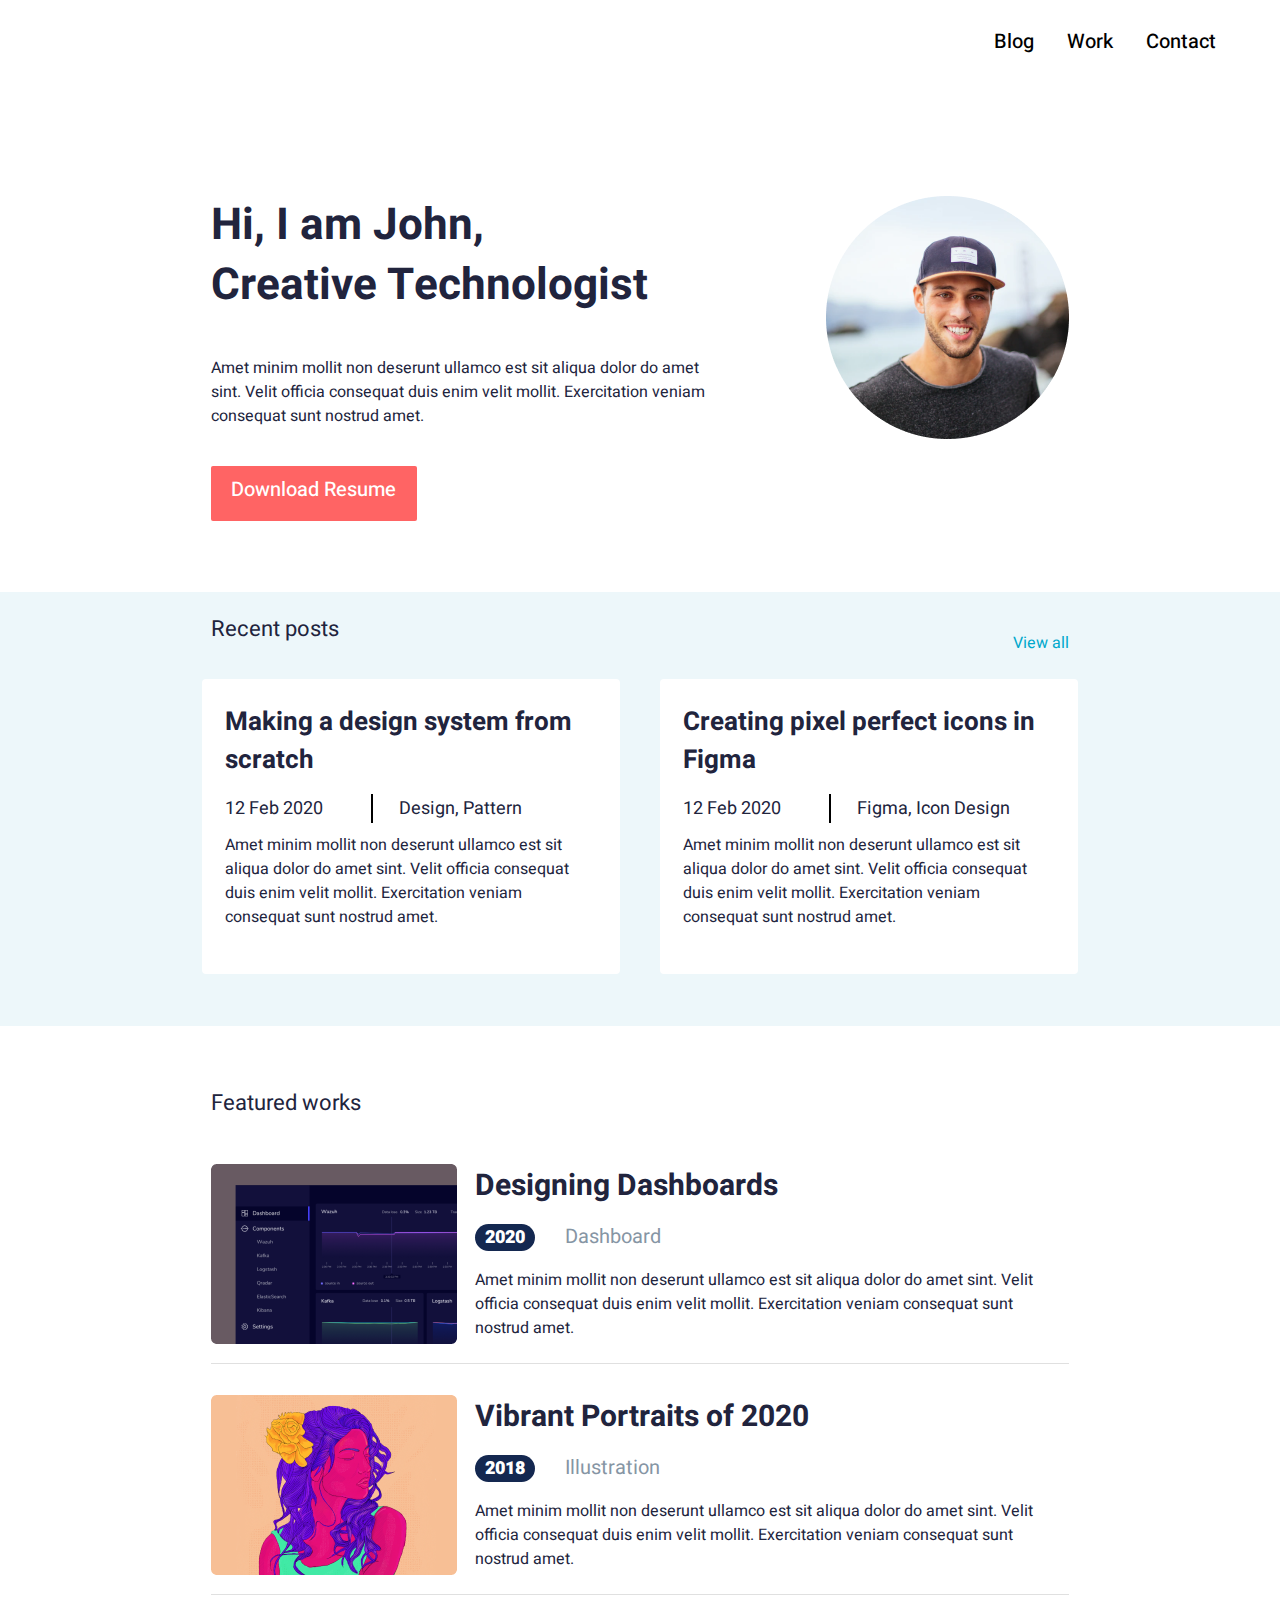
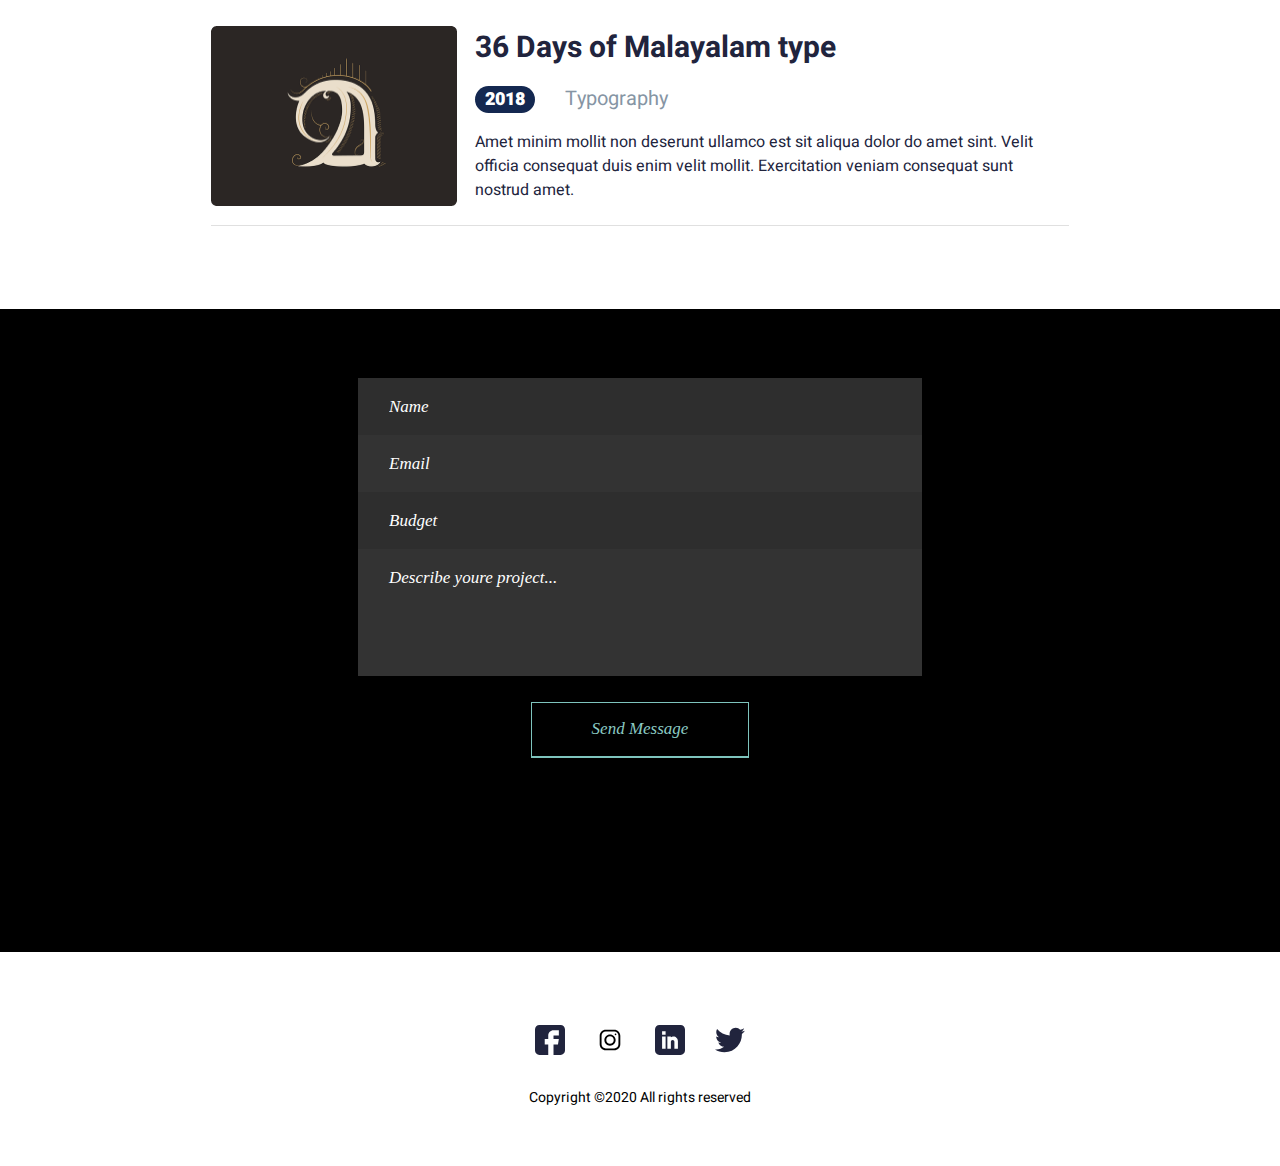
<file: index.html>
<!DOCTYPE html>
<html lang="en">
<head>
    <meta charset="UTF-8">
    <meta name="viewport"
          content="width=device-width, user-scalable=no, initial-scale=1.0, maximum-scale=1.0, minimum-scale=1.0">
    <meta http-equiv="X-UA-Compatible" content="ie=edge">
    <title>John</title>
    <link rel="preconnect" href="https://fonts.googleapis.com">
    <link rel="preconnect" href="https://fonts.gstatic.com" crossorigin>
    <link href="https://fonts.googleapis.com/css2?family=Heebo:wght@400;500;700&display=swap" rel="stylesheet">
    <link rel="stylesheet" href="css/style.css">
</head>
<body>
<header>
    <div class="container">
        <nav>
            <ul id="navigation">
                <li>
                    <a href="#">Blog</a>
                </li>
                <li>
                    <a href="#">Work</a>
                </li>
                <li>
                    <a href="#">Contact</a>
                </li>
            </ul>
        </nav>
    </div>
</header>
<main>
    <section class="main-banner">
        <div class="sub-container d-flex justify">
            <article>
                <h1>
                    Hi, I am John,<br>
                    Creative Technologist
                </h1>
                <p style="padding-right: 115px">
                    Amet minim mollit non deserunt ullamco est sit aliqua dolor do amet sint. Velit officia
                    consequat duis enim velit mollit. Exercitation veniam consequat sunt nostrud amet.
                </p>
                <a href="#">Download Resume</a>
            </article>
            <div class="main-image">
                <img src="images/Ellipse%201.png" alt="face">
            </div>
        </div>
    </section>
    <section class="main_padding_recent recent_color">
        <div class="section_size">
            <span class="span">
            <h2 class="headline">Recent posts</h2>
            <a href="#" class="view">View all</a>
            </span>
        </div>
        <article class="flex_block">
            <div class="block">
                <h2 class="recent_text">Making a design system from scratch</h2>
                <p><span class="text_recent">12 Feb 2020</span>
                    <span class="text_recent_line">Design, Pattern</span>
                <p class="recent_text_p">Amet minim mollit non deserunt ullamco est sit aliqua dolor do amet sint.
                    Velit officia consequat duis enim velit mollit.
                    Exercitation veniam consequat sunt nostrud amet.</p>
            </div>
            <div class="block">
                <h2 class="recent_text">Creating pixel perfect icons in Figma</h2>
                <p><span class="text_recent">12 Feb 2020</span>
                    <span class="text_recent_line">Figma, Icon Design</span>
                <p class="recent_text_p">Amet minim mollit non deserunt ullamco est sit aliqua dolor do amet sint.
                    Velit officia consequat duis enim velit mollit.
                    Exercitation veniam consequat sunt nostrud amet.</p>
            </div>
        </article>
    </section>
    <section>
        <div class="section_size main_padding">
            <h2 class="headline">Featured works</h2>
            <article class="work_style">
                <div class="img-size">
                    <img src="images/Rectangle 30.png" height="180" width="246" alt="Designing Dashboards"/>
                </div>
                <div>
                    <h3 class="headline_style">Designing Dashboards</h3>
                    <p><span class="padding-text">2020</span>
                        <span class="text-style">Dashboard</span>
                    </p>
                    <p class="main-text-style">Amet minim mollit non deserunt ullamco est sit aliqua dolor do amet sint.
                        Velit officia consequat duis enim velit mollit.
                        Exercitation veniam consequat sunt nostrud amet.
                    </p>
                </div>
            </article>
            <article class="work_style">
                <div class="img-size">
                    <img src="images/Rectangle 32.png" height="180" width="246" alt="Vibrant Portraits of 2020"/>
                </div>
                <div>
                    <h3 class="headline_style">Vibrant Portraits of 2020</h3>
                    <p><span class="padding-text">2018</span>
                        <span class="text-style">Illustration</span>
                    </p>
                    <p class="main-text-style">Amet minim mollit non deserunt ullamco est sit aliqua dolor do amet sint.
                        Velit officia consequat duis enim velit mollit.
                        Exercitation veniam consequat sunt nostrud amet.
                    </p>
                </div>
            </article>
            <article class="work_style">
                <div class="img-size">
                    <img src="images/Rectangle 34.png" height="180" width="246" alt="36 Days of Malayalam type"/>
                </div>
                <div >
                    <h3 class="headline_style">36 Days of Malayalam type</h3>
                    <p><span class="padding-text">2018</span>
                        <span class="text-style">Typography</span>
                    </p>
                    <p class="main-text-style">Amet minim mollit non deserunt ullamco est sit aliqua dolor do amet sint.
                        Velit officia consequat duis enim velit mollit.
                        Exercitation veniam consequat sunt nostrud amet.
                    </p>
                </div>
            </article>
        </div>
    </section>
    <section class="color">
            <div class="container-footer">
                <form name="contact-form" action="#" method="post">
                    <div>
                        <input class="name" type="text" name="name"  placeholder="Name">
                    </div>
                    <div class="container-footer">
                        <input class="name" type="text" name="email" placeholder="Email">
                    </div>
                    <div class="container-footer" >
                        <input class="name" type="text" name="budget" placeholder="Budget">
                    </div>
                    <div class="container-footer">
                        <textarea class="message" name="message" placeholder="Describe youre project..."></textarea>
                    </div>

                    <div id="navigation-button">
                        <button class="button" type="submit" >Send Message</button>
                    </div>
                </form>
            </div>
        </section>
        <footer class="logo">
            <ul class="navigation-logo">
                <li>
                    <a href="https://www.instagram.com/alisa.chuk/"><img src="images/fb.svg" alt="перейти в Fb" class="img-logo"></a>
                </li>
                <li>
                    <a href="https://instagram.com/alisa.chuzhaia?igshid=YmMyMTA2M2Y="><img src="images/icons8-instagram.svg" alt="перейти в inst" class="img-logo"></a>
                </li>
                <li>
                    <a href="https://openai.com/blog/chatgpt"><img src="images/Linkedin.svg" alt="перейти в Link" class="img-logo"></a>
                </li>
                <li>
                    <a href="https://lms.ithillel.ua/"><img src="images/Vector.svg" alt="перейти Twitter" class="img-logo"></a>
            </ul>
            <div class="container d-flex flex-center" >
                <span class="logo-style">Copyright ©2020 All rights reserved</span>
            </div>
        </footer>
</main>
</body>
</html>
</file>
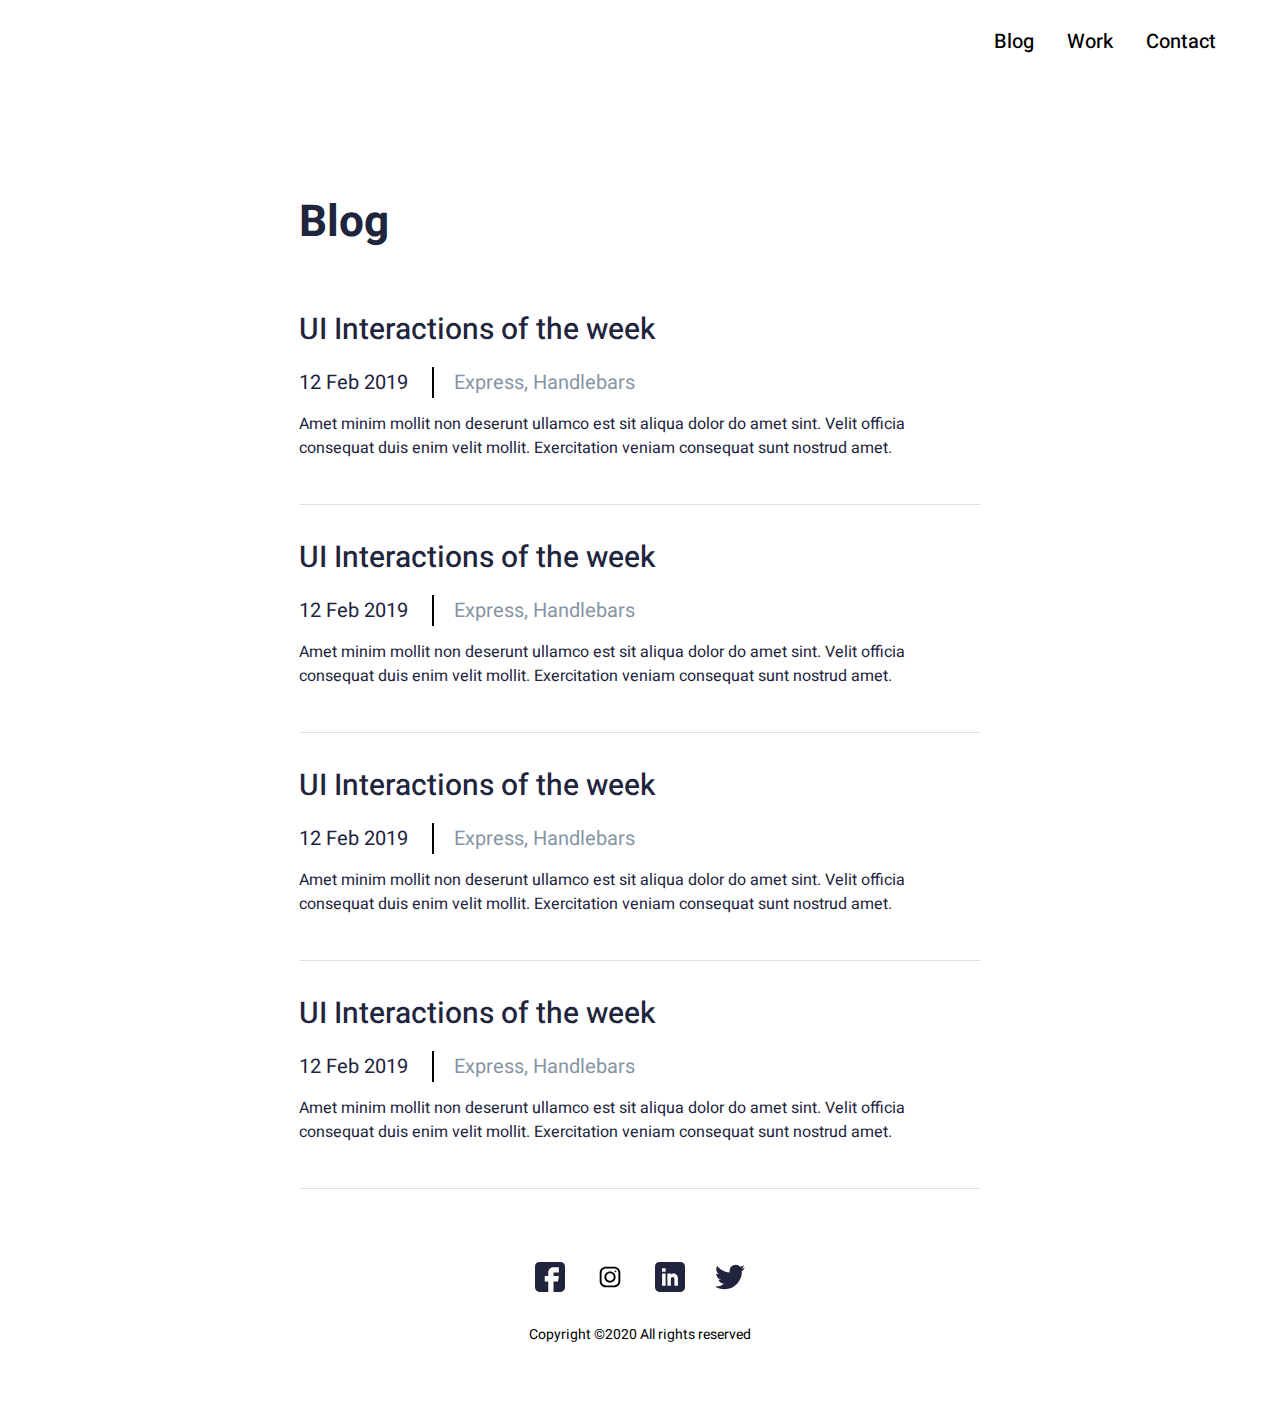
<file: about.html>
<!DOCTYPE html>
<html lang="en">
<head>
    <meta charset="UTF-8">
    <meta name="viewport"
          content="width=device-width, user-scalable=no, initial-scale=1.0, maximum-scale=1.0, minimum-scale=1.0">
    <meta http-equiv="X-UA-Compatible" content="ie=edge">
    <title>John</title>
    <link rel="preconnect" href="https://fonts.googleapis.com">
    <link rel="preconnect" href="https://fonts.gstatic.com" crossorigin>
    <link href="https://fonts.googleapis.com/css2?family=Heebo:wght@400;500;700&display=swap" rel="stylesheet">
    <link rel="stylesheet" href="css/style.css">
</head>
<body>
<header>
    <div class="container">
        <nav>
            <ul id="navigation">
                <li>
                    <a href="#">Blog</a>
                </li>
                <li>
                    <a href="#">Work</a>
                </li>
                <li>
                    <a href="#">Contact</a>
                </li>
            </ul>
        </nav>
    </div>
</header>
<main>
    <section>
        <div class="container">
            <div class="section_second work_style-second">
            <h1 class="section-div-h1">Blog</h1>
            <h3 class="section-div-h3">UI Interactions of the week</h3>
            <p><span class="section_second-text">12 Feb 2019</span>
                <span class="section_second-gray">Express, Handlebars</span>
            <p class="section-div-p">Amet minim mollit non deserunt ullamco est sit aliqua dolor do amet sint.
                Velit officia consequat duis enim velit mollit.
                Exercitation veniam consequat sunt nostrud amet.
            </p>
            </div>
            <div class="section_second work_style-second">
                <h3 class="section-div-h3">UI Interactions of the week</h3>
                <p><span class="section_second-text">12 Feb 2019</span>
                    <span class="section_second-gray">Express, Handlebars</span>
                <p class="section-div-p">Amet minim mollit non deserunt ullamco est sit aliqua dolor do amet sint.
                    Velit officia consequat duis enim velit mollit.
                    Exercitation veniam consequat sunt nostrud amet.
                </p>
            </div>
            <div class="section_second work_style-second">
                <h3 class="section-div-h3">UI Interactions of the week</h3>
                <p><span class="section_second-text">12 Feb 2019</span>
                    <span class="section_second-gray">Express, Handlebars</span>
                <p class="section-div-p">Amet minim mollit non deserunt ullamco est sit aliqua dolor do amet sint.
                    Velit officia consequat duis enim velit mollit.
                    Exercitation veniam consequat sunt nostrud amet.
                </p>
            </div>
            <div class="section_second work_style-second">
                <h3 class="section-div-h3">UI Interactions of the week</h3>
                <p><span class="section_second-text">12 Feb 2019</span>
                    <span class="section_second-gray">Express, Handlebars</span>
                <p class="section-div-p">Amet minim mollit non deserunt ullamco est sit aliqua dolor do amet sint.
                    Velit officia consequat duis enim velit mollit.
                    Exercitation veniam consequat sunt nostrud amet.
                </p>
            </div>


        </div>

    </section>
</main>
<footer class="logo">
    <ul class="navigation-logo">
        <li>
            <a href="https://www.instagram.com/alisa.chuk/"><img src="images/fb.svg" alt="перейти в Fb" class="img-logo"></a>
        </li>
        <li>
            <a href="https://instagram.com/alisa.chuzhaia?igshid=YmMyMTA2M2Y="><img src="images/icons8-instagram.svg" alt="перейти в inst" class="img-logo"></a>
        </li>
        <li>
            <a href="https://openai.com/blog/chatgpt"><img src="images/Linkedin.svg" alt="перейти в Link" class="img-logo"></a>
        </li>
        <li>
            <a href="https://lms.ithillel.ua/"><img src="images/Vector.svg" alt="перейти Twitter" class="img-logo"></a>
    </ul>
    <div class="container d-flex flex-center" >
        <span class="logo-style">Copyright ©2020 All rights reserved</span>
    </div>
</footer>
</body>
</html>
</file>
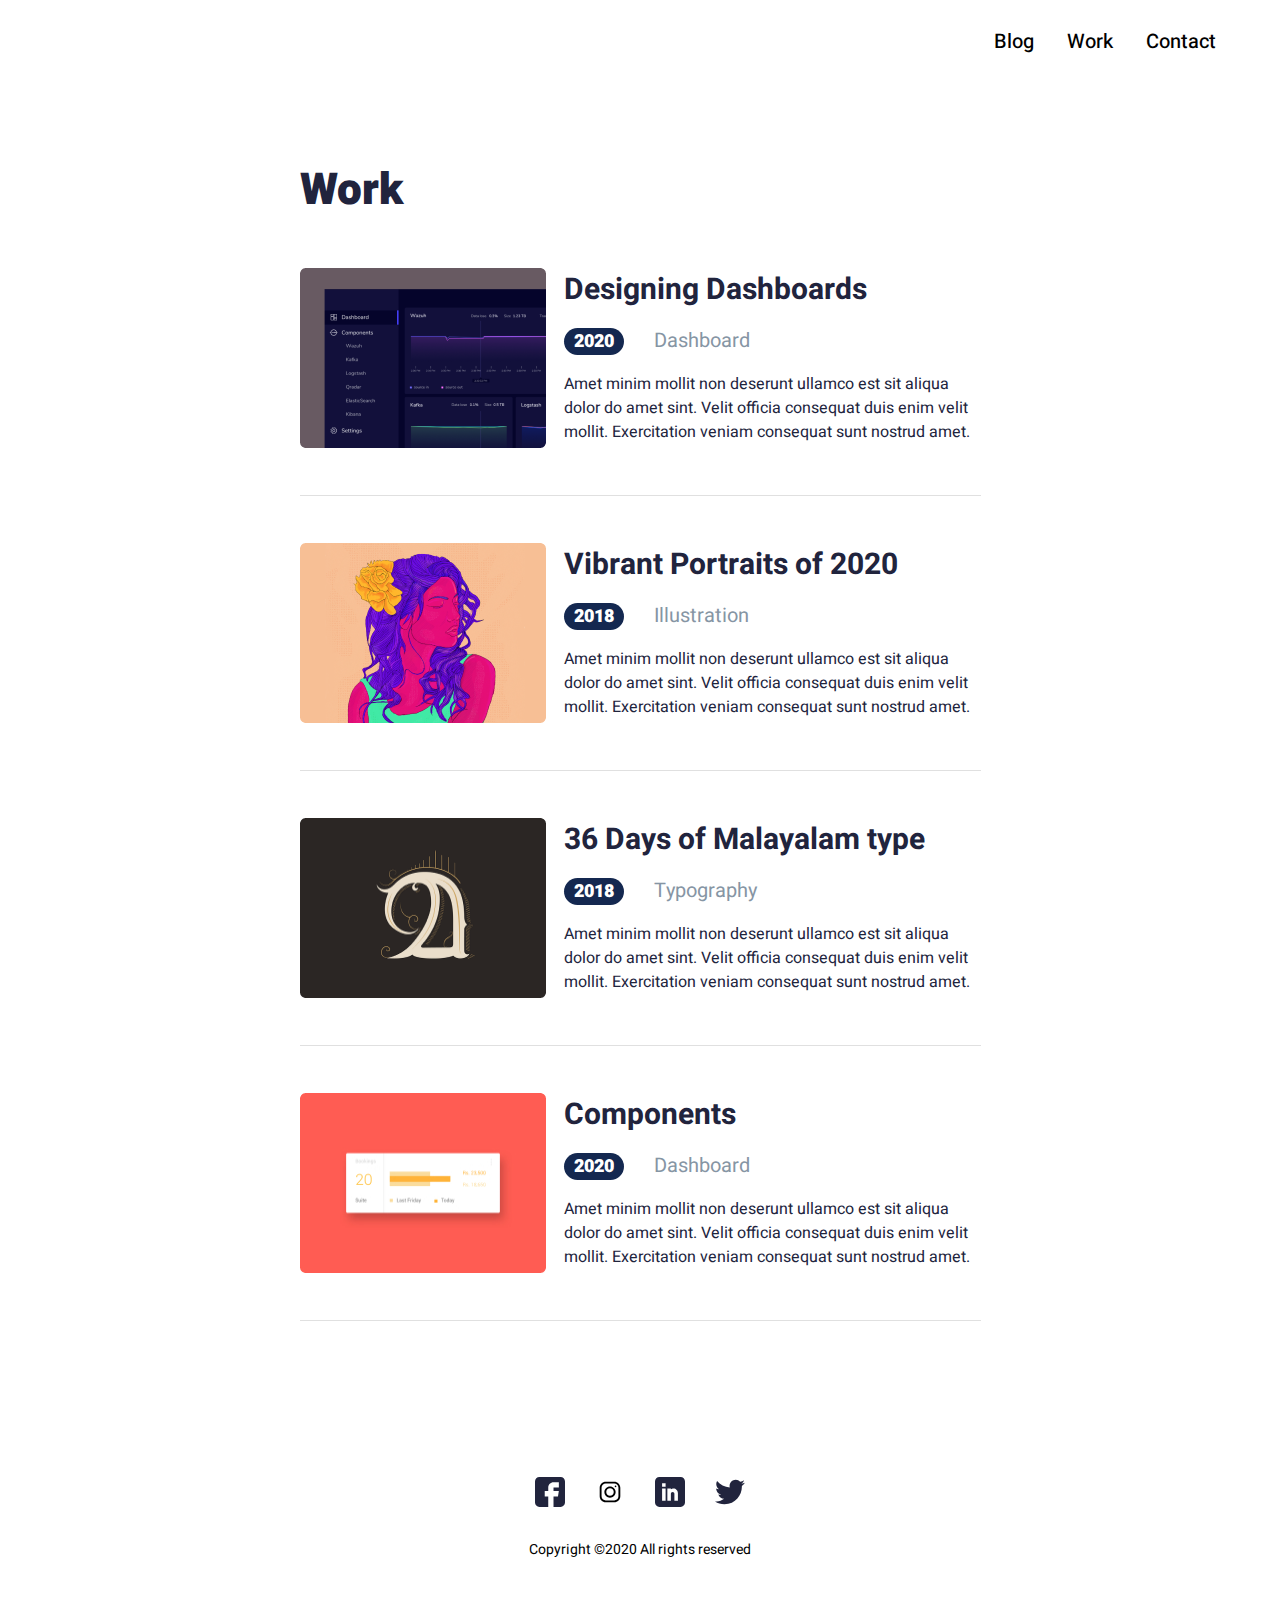
<file: aboutsecond.html>
<!DOCTYPE html>
<html lang="en">
<head>
    <meta charset="UTF-8">
    <meta name="viewport"
          content="width=device-width, user-scalable=no, initial-scale=1.0, maximum-scale=1.0, minimum-scale=1.0">
    <meta http-equiv="X-UA-Compatible" content="ie=edge">
    <title>John</title>
    <link rel="preconnect" href="https://fonts.googleapis.com">
    <link rel="preconnect" href="https://fonts.gstatic.com" crossorigin>
    <link href="https://fonts.googleapis.com/css2?family=Heebo:wght@400;500;700&display=swap" rel="stylesheet">
    <link rel="stylesheet" href="css/style.css">
</head>
<body>
<header>
    <div class="container">
        <nav>
            <ul id="navigation">
                <li>
                    <a href="#">Blog</a>
                </li>
                <li>
                    <a href="#">Work</a>
                </li>
                <li>
                    <a href="#">Contact</a>
                </li>
            </ul>
        </nav>
    </div>
</header>
<main>
    <section class="main_padding">
        <div class="section_size-second">
            <h1 class="headline-work">Work</h1>
            <article class="work_style-pick">
                <div class="img-size">
                    <img src="images/Rectangle 30.png" height="180" width="246" alt="Designing Dashboards"/>
                </div>
                <div>
                    <a href="#" class="headline_style decor">Designing Dashboards</a>
                    <p><span class="padding-text">2020</span>
                        <span class="text-style">Dashboard</span>
                    </p>
                    <p class="main-text-style">Amet minim mollit non deserunt ullamco est sit aliqua dolor do amet sint.
                        Velit officia consequat duis enim velit mollit.
                        Exercitation veniam consequat sunt nostrud amet.
                    </p>
                </div>
            </article>
            <article class="work_style-pick">
                <div class="img-size">
                    <img src="images/Rectangle 32.png" height="180" width="246" alt="Vibrant Portraits of 2020"/>
                </div>
                <div>
                    <a href="#" class="headline_style decor">Vibrant Portraits of 2020</a>
                    <p><span class="padding-text">2018</span>
                        <span class="text-style">Illustration</span>
                    </p>
                    <p class="main-text-style">Amet minim mollit non deserunt ullamco est sit aliqua dolor do amet sint.
                        Velit officia consequat duis enim velit mollit.
                        Exercitation veniam consequat sunt nostrud amet.
                    </p>
                </div>
            </article>
            <article class="work_style-pick">
                <div class="img-size">
                    <img src="images/Rectangle 34.png" height="180" width="246" alt="36 Days of Malayalam type"/>
                </div>
                <div >
                    <a href="#" class="headline_style decor">36 Days of Malayalam type</a>
                    <p><span class="padding-text">2018</span>
                        <span class="text-style">Typography</span>
                    </p>
                    <p class="main-text-style">Amet minim mollit non deserunt ullamco est sit aliqua dolor do amet sint.
                        Velit officia consequat duis enim velit mollit.
                        Exercitation veniam consequat sunt nostrud amet.
                    </p>
                </div>
            </article>
            <article class="work_style-pick">
                <div class="img-size">
                    <img src="images/Rectangle%2040.jpg" height="180" width="246" alt="Designing Dashboards"/>
                </div>
                <div>
                    <a href="#" class="headline_style decor">Components</a>
                    <p><span class="padding-text">2020</span>
                        <span class="text-style">Dashboard</span>
                    </p>
                    <p class="main-text-style">Amet minim mollit non deserunt ullamco est sit aliqua dolor do amet sint.
                        Velit officia consequat duis enim velit mollit.
                        Exercitation veniam consequat sunt nostrud amet.
                    </p>
                </div>
            </article>
        </div>
    </section>
</main>
<footer class="logo">
            <ul class="navigation-logo">
                <li>
                    <a href="https://www.instagram.com/alisa.chuk/"><img src="images/fb.svg" alt="перейти в Fb" class="img-logo"></a>
                </li>
                <li>
                    <a href="https://instagram.com/alisa.chuzhaia?igshid=YmMyMTA2M2Y="><img src="images/icons8-instagram.svg" alt="перейти в inst" class="img-logo"></a>
                </li>
                <li>
                    <a href="https://openai.com/blog/chatgpt"><img src="images/Linkedin.svg" alt="перейти в Link" class="img-logo"></a>
                </li>
                <li>
                    <a href="https://lms.ithillel.ua/"><img src="images/Vector.svg" alt="перейти Twitter" class="img-logo"></a>
            </ul>
            <div class="container d-flex flex-center" >
                <span class="logo-style">Copyright ©2020 All rights reserved</span>
            </div>
        </footer>
</body>
</html>
</file>
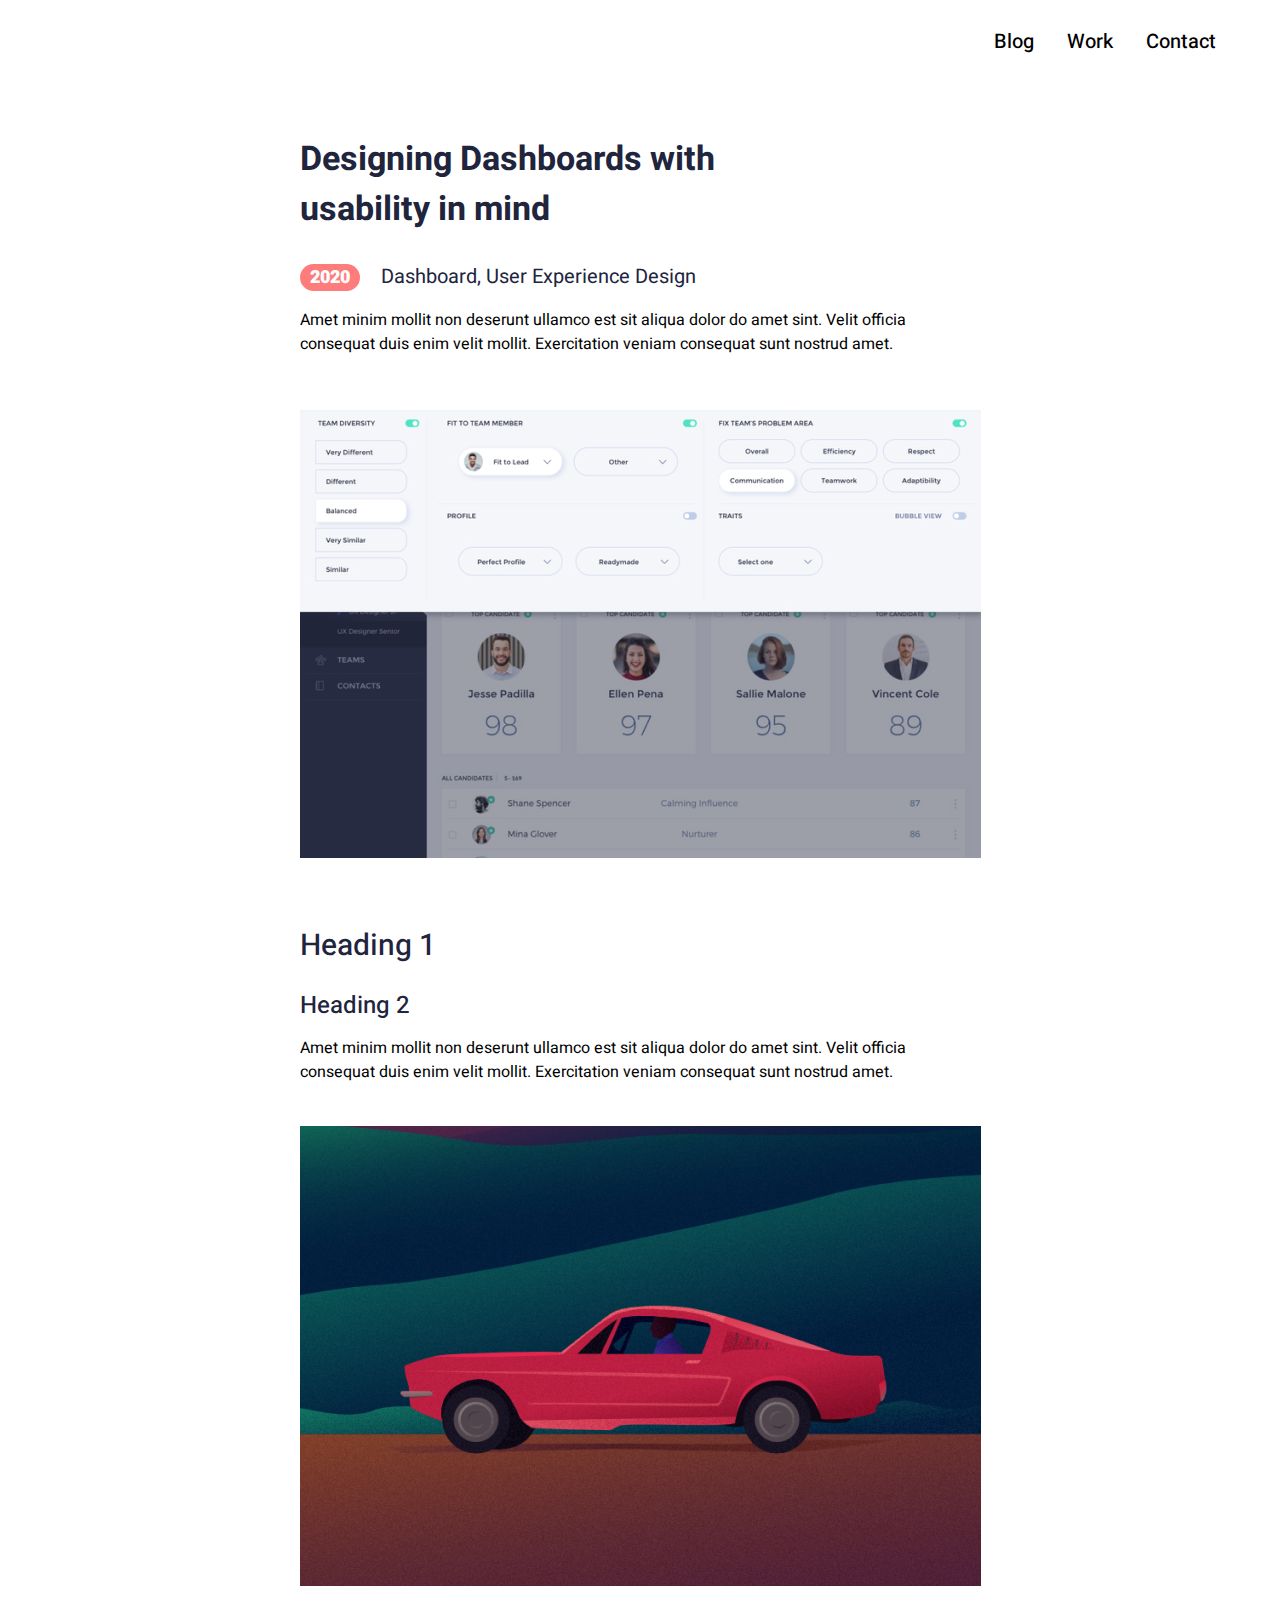
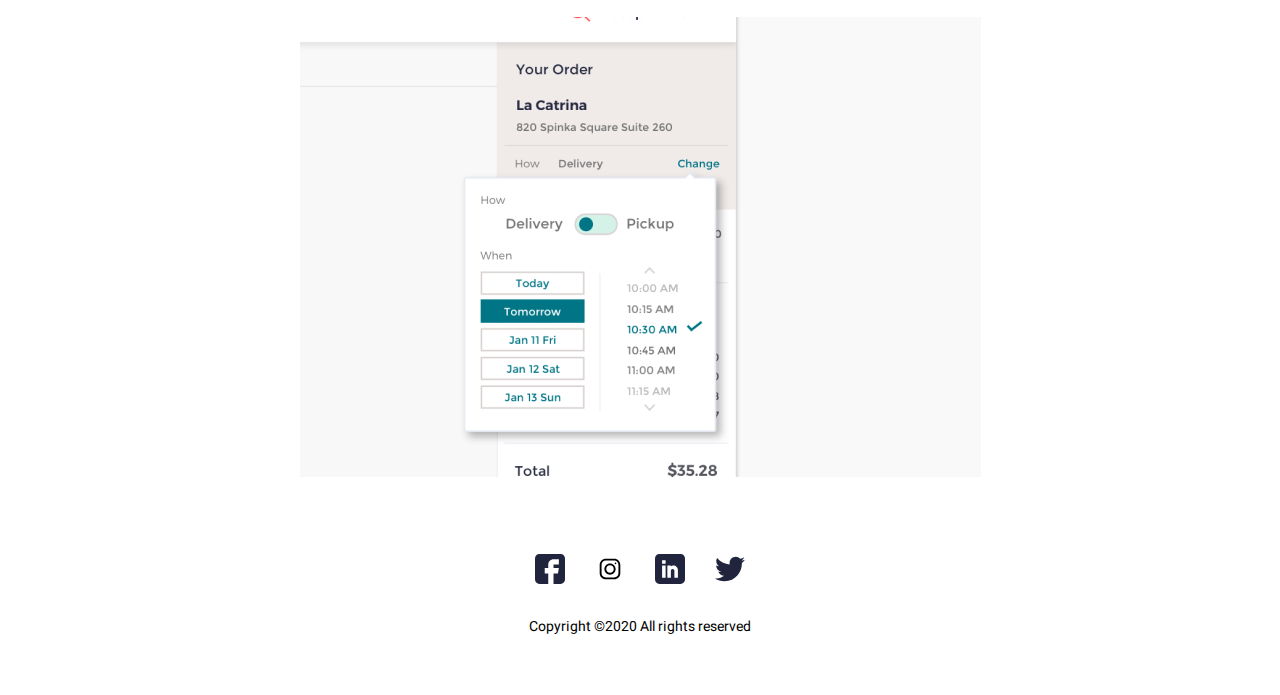
<file: last.html>
<!DOCTYPE html>
<html lang="en">
<head>
    <meta charset="UTF-8">
    <meta name="viewport"
          content="width=device-width, user-scalable=no, initial-scale=1.0, maximum-scale=1.0, minimum-scale=1.0">
    <meta http-equiv="X-UA-Compatible" content="ie=edge">
    <title>John</title>
    <link rel="preconnect" href="https://fonts.googleapis.com">
    <link rel="preconnect" href="https://fonts.gstatic.com" crossorigin>
    <link href="https://fonts.googleapis.com/css2?family=Heebo:wght@400;500;700&display=swap" rel="stylesheet">
    <link rel="stylesheet" href="css/style.css">
</head>
<body>
<header>
    <div class="container">
        <nav>
            <ul id="navigation">
                <li>
                    <a href="#">Blog</a>
                </li>
                <li>
                    <a href="#">Work</a>
                </li>
                <li>
                    <a href="#">Contact</a>
                </li>
            </ul>
        </nav>
    </div>
</header>
<main>
    <section>
        <div class="container container-last">
                <h1 class="last-text">Designing Dashboards with usability in mind</h1>
                <p><span class="padding-text-last">2020</span>
                    <span class="text-style-last">Dashboard, User Experience Design</span>
                </p>
                <p class="last-text-p">Amet minim mollit non deserunt ullamco est sit aliqua dolor do amet sint. Velit officia consequat duis enim velit mollit.
                    Exercitation veniam consequat sunt nostrud amet.</p>
                <img src="images/Rectangle444.jpg" width="681" height="460" style="margin-bottom: 54px">
                <h2 class="heading">Heading 1</h2>
                <h3 class="heading-last">Heading 2</h3>
                <p class="last-text-p">Amet minim mollit non deserunt ullamco est sit aliqua dolor do amet sint. Velit officia consequat duis enim velit mollit.
                    Exercitation veniam consequat sunt nostrud amet.
                </p>
                <img src="images/Rectangle55.jpg" width="681" height="460" style="margin-bottom: 27px">
                <img src="images/Rectangle666.jpg" width="681" height="460">
            </div>
    </section>
</main>
        <footer class="logo">

            <ul class="navigation-logo">
                <li>
                    <a href="https://www.instagram.com/alisa.chuk/"><img src="images/fb.svg" alt="перейти в Fb" class="img-logo"></a>
                </li>
                <li>
                    <a href="https://instagram.com/alisa.chuzhaia?igshid=YmMyMTA2M2Y="><img src="images/icons8-instagram.svg" alt="перейти в inst" class="img-logo"></a>
                </li>
                <li>
                    <a href="https://openai.com/blog/chatgpt"><img src="images/Linkedin.svg" alt="перейти в Link" class="img-logo"></a>
                </li>
                <li>
                    <a href="https://lms.ithillel.ua/"><img src="images/Vector.svg" alt="перейти Twitter" class="img-logo"></a>
            </ul>
            <div class= "d-flex flex-center" >
                <span class="logo-style">Copyright ©2020 All rights reserved</span>
            </div>
            </div>
        </footer>
</main>
</body>
</html>
</file>
<file: css/style.css>
@font-face {
    font-family: 'heebomedium';
    src: url('../fonts/heebo-medium-webfont.eot');
    src: url('../fonts/heebo-medium-webfont.eot?#iefix') format('embedded-opentype'),
    url('../fonts/heebo-medium-webfont.woff2') format('woff2'),
    url('../fonts/heebo-medium-webfont.woff') format('woff'),
    url('../fonts/heebo-medium-webfont.ttf') format('truetype'),
    url('../fonts/heebo-medium-webfont.svg#heebomedium') format('svg');
    font-weight: normal;
    font-style: normal;
}
@font-face {
    font-family: 'heebobold';
    src: url('../fonts/heebo-bold-webfont.eot');
    src: url('../fonts/heebo-bold-webfont.eot?#iefix') format('embedded-opentype'),
    url('../fonts/heebo-bold-webfont.woff2') format('woff2'),
    url('../fonts/heebo-bold-webfont.woff') format('woff'),
    url('../fonts/heebo-bold-webfont.ttf') format('truetype'),
    url('../fonts/heebo-bold-webfont.svg#heebobold') format('svg');
    font-weight: normal;
    font-style: normal;

}
* {
    padding: 0;
    margin: 0;
}
header{
    padding-top: 27px;
}
.container {
    max-width: 1152px;
    margin: auto;
}
#navigation{
    list-style: none;
    display: flex;
    justify-content: flex-end;
}
header nav ul li{
    margin-left: 33px;
}
header nav ul li a{
    font-family: 'Heebo', sans-serif;
    font-weight: 500;
    font-size: 20px;
    line-height: 29px;
    text-align: right;
    text-decoration: none;
    color: #000000;
}
.main-banner{
    padding-top: 140px;
    padding-bottom: 71px;
}
.main-banner h1{
    font-family: 'Heebo', sans-serif;
    font-weight: 700;
    margin-bottom: 40px;
    font-size: 44px;
    line-height: 60px;
    color: #21243D;
}
.main-banner p{
    font-family: 'Heebo', sans-serif;
    font-weight: 400;
    font-size: 16px;
    line-height: 24px;
    font-style: normal;
    margin-bottom: 38px;
    color: #21243D;
}
.main-banner a{
    font-family: 'Heebo', sans-serif;
    font-weight: 500;
    background: #FF6464;
    padding: 9px 21px 17px 20px;
    font-style: normal;
    font-size: 20px;
    text-decoration: none;
    line-height: 29px;
    color: #FFFFFF;
    display: inline-block;
    max-width: 208px;
    max-height: 47px;
    border-radius: 2px;
}
.sub-container{
    max-width: 858px;
    margin: auto;
}
.justify{
    justify-content: space-between;
}
.d-flex{
    display: flex;
}
header nav ul li:hover{
    transform: scale(1.3);
    transition:  0.3s;
}
.main-banner a:hover{
    transform: rotate(360deg);
    transition: 0.5s;
}
::placeholder {
    color: #FFFFFF;
}
.button {
    border: 1px solid #7EC4BD;
    border-bottom: 2px solid #7EC4BD;
    font-family: 'Vollkorn', serif;
    font-style: italic;
    font-weight: 400;
    font-size: 17px;
    line-height: 22px;
    text-align: center;
    color: #8BCAC3;
    background-color: transparent;
    padding: 15px 60px 16px;
    transition: 0.5s;
    cursor: pointer;
}
.message {
    margin-bottom: 22px;
    color: #FFFFFF;
    border: none;
    background: rgba(255, 255, 255, 0.2);
    height: 127px;
    resize: none;
    width: 100%;
    font-family: 'Vollkorn', serif;
    box-sizing: border-box;
    font-style: italic;
    font-size: 17px;
    line-height: 22px;
    padding: 18px 0 0px 31px;
}
.name{
    font-family: 'Vollkorn', serif;
    font-style: italic;
    font-weight: 400;
    font-size: 17px;
    line-height: 22px;
    background: rgba(255, 255, 255, 0.18);
    box-sizing: border-box;
    color: #FFFFFF;
    border: none;
    height: 57px;
    padding: 0px 31px;
    width: 100%;
}
.container-footer {
    max-width: 564px;
    margin: auto;
}
.container-footer div:nth-child(2) input{
    background: rgba(255, 255, 255, 0.2);
}
.color{
    padding: 69px 0px 194px;
    background: #000000;
}
#navigation-button{
    display: flex;
    justify-content: center;
    align-items: center;
}
.logo{
    padding: 58px 0px 58px;
    background: white;
    text-align: center;
    justify-content: center;
}
.img-logo {
    height: 30px;
    width: 30px;
    padding: 15px;
}
.flex-center{
    justify-content: center;
}
.logo-style{
    font-family: 'Heebo', sans-serif;
    color: black;
    margin-top: 13px;
    font-size: 14px;
    font-weight: 400;
    line-height: 21px;
    letter-spacing: 0px;
    text-align: center;
}
.navigation-logo{
    list-style: none;
    display: flex;
    justify-content: center;
}
.container-main{
    max-width: 1152px;
    margin: auto;
    padding: 100px;
}
.h1-style{
    font-family: 'Heebo', sans-serif;
    font-weight: 700;
    Font-size: 30px;
    color: #21243D;
}
/*main*/
.main_padding{
    padding-top: 15px;
    padding-bottom: 83px;
}
.section_size{
    max-width: 858px;
    margin: auto;
}
.headline{
    font-family: 'Heebo', sans-serif;
    font-style: normal;
    font-weight: 400;
    font-size: 22px;
    line-height: 60px;
    color: #21243D;
}
.work_style{
    display: flex;
    border-bottom: 1px solid #E0E0E0;
    margin-top: 31px;
    padding-bottom: 15px;
}
.img-size{
    padding-right: 18px;
}
.headline_style{
    font-family: 'Heebo', sans-serif;
    font-style: normal;
    font-weight: 700;
    font-size: 30px;
    line-height: 44px;
    color: #21243D;
}
.padding-text{
    font-family: 'Heebo', sans-serif;
    font-style: normal;
    font-weight: 900;
    font-size: 18px;
    line-height: 60px;
    color: #FFFFFF;
    background: #142850;
    border-radius: 16px;
    padding-left: 10px;
    padding-right: 10px;
}
.text-style{
    font-family: 'Heebo', sans-serif;
    font-style: normal;
    font-weight: 400;
    font-size: 20px;
    line-height: 29px;
    color: #8695A4;
    padding-left: 26px;
}
.main-text-style{
    font-family: 'Heebo', sans-serif;
    font-style: normal;
    font-weight: 400;
    font-size: 16px;
    line-height: 24px;
    color: #21243D;
}

/*recent posts*/

.recent_color {
    background: #EDF7FA;
    margin-bottom: 32px;
}
.block{
    height: 295px;
    display: inline-block;
    max-width: 418px;
    background-color: #FFFFFF;
    border-radius: 4px;
    align-items: center;
    margin: 20px;
}
.recent_text{
    font-family: 'Heebo', sans-serif;
    font-style: normal;
    font-weight: 700;
    font-size: 26px;
    line-height: 38px;
    color: #21243D;
    padding: 24px 21px 17px 23px;
}
.recent_text_p{
    font-family: 'Heebo', sans-serif;
    font-style: normal;
    font-weight: 400;
    font-size: 16px;
    line-height: 24px;
    color: #21243D;
    padding: 11px 27px 7px 23px;
}
.text_recent{
    font-family: 'Heebo', sans-serif;
    font-style: normal;
    font-weight: 400;
    font-size: 18px;
    line-height: 26px;
    color: #21243D;
    padding: 17px 21px 11px 23px;
}
.text_recent_line{
    font-family: 'Heebo', sans-serif;
    font-style: normal;
    font-weight: 400;
    font-size: 18px;
    line-height: 26px;
    color: #21243D;
    padding: 17px 21px 11px 23px;
}
.view{
    font-family: 'Heebo', sans-serif;
    font-style: normal;
    font-weight: 400;
    font-size: 16px;
    line-height: 24px;
    text-align: right;
    color: #00A8CC;
    padding-top: 27px;
    text-decoration: none;
}
.text_recent_line::before{
    content: '';
    border: 1px solid #000000;
    height: 21px;
    margin-right: 26px;
}
.main_padding_recent{
    padding-top: 7px;
    padding-bottom: 32px;
}
.span{
    display: flex;
    align-items: center;
    justify-content: space-between;
}
.flex_block{
    display: flex;
    flex-direction: row;
    justify-content: center;
}

/*two pages*/

.section_second{
    max-width: 682px;
    margin: auto;
}
.section-div-h1{
    font-family: 'Heebo', sans-serif;
    font-style: normal;
    font-weight: 700;
    font-size: 44px;
    line-height: 60px;
    color: #21243D;
    margin-bottom: 55px;
    padding-top: 106px;
}
.section-div-h3{
    font-family: 'Heebo', sans-serif;
    font-style: normal;
    font-weight: 500;
    font-size: 30px;
    line-height: 44px;
    color: #21243D;
    margin-bottom: 16px;
}
.section_second-text{
    font-family: 'Heebo', sans-serif;
    font-style: normal;
    font-weight: 400;
    font-size: 20px;
    line-height: 29px;
    color: #21243D;
}
.section_second-gray{
    font-family: 'Heebo', sans-serif;
    font-style: normal;
    font-weight: 400;
    font-size: 20px;
    line-height: 29px;
    color: #8695A4;
}
.section_second-gray::before{
    content: '';
    border: 1px solid #000000;
    height: 21px;
    margin: 20px;
}
.section-div-p {
    font-family: 'Heebo', sans-serif;
    font-style: normal;
    font-weight: 400;
    font-size: 16px;
    line-height: 24px;
    color: #21243D;
    margin-top: 15px;
    margin-bottom: 29px;
}
.work_style-second{
    border-bottom: 1px solid #E0E0E0;
    margin-top: 31px;
    padding-bottom: 15px;
}
/*pick pages*/

.section_size-second{
    max-width: 681px;
    margin: auto;
}
.headline-work{
    font-family: 'Heebo', sans-serif;
    font-style: normal;
    font-weight: 900;
    font-size: 44px;
    line-height: 60px;
    color: #21243D;
    margin-bottom: 25px;
    padding-top: 90px;
}
.work_style-pick{
    display: flex;
    border-bottom: 1px solid #E0E0E0;
    margin-top: 47px;
    padding-bottom: 43px;
}
.decor{
    text-decoration: none;
}
.container-last{
    max-width: 681px;
    margin: auto;
}
.last-text{
    font-family: 'Heebo', sans-serif;
    font-style: normal;
    font-weight: 700;
    font-size: 34px;
    line-height: 50px;
    color: #21243D;
    margin-bottom: 14px;
    padding-top: 78px;
    max-width: 506px;
}
.padding-text-last{
    font-family: 'Heebo', sans-serif;
    font-style: normal;
    font-weight: 900;
    font-size: 18px;
    line-height: 60px;
    align-items: center;
    color: #FFFFFF;
    background: #FF7C7C;
    border-radius: 16px;
    padding-left: 10px;
    padding-right: 10px;
    margin-right: 17px;
}
.text-style-last{
    font-family: 'Heebo', sans-serif;
    font-style: normal;
    font-weight: 400;
    font-size: 20px;
    line-height: 29px;
    color: #21243D;
    margin-bottom: 23px;
}
.last-text-p{
    font-family: 'Heebo', sans-serif;
    font-style: normal;
    font-weight: 400;
    font-size: 16px;
    line-height: 24px;
    color: #000000;
    width: 681px;
    height: 44px;
    margin-bottom: 46px;
}
.heading{
    font-family: 'Heebo', sans-serif;
    font-style: normal;
    font-weight: 500;
    font-size: 30px;
    line-height: 60px;
    color: #21243D;
}
.heading-last{
    font-family: 'Heebo', sans-serif;
    font-style: normal;
    font-weight: 500;
    font-size: 24px;
    line-height: 60px;
    color: #21243D;
}
</file>
